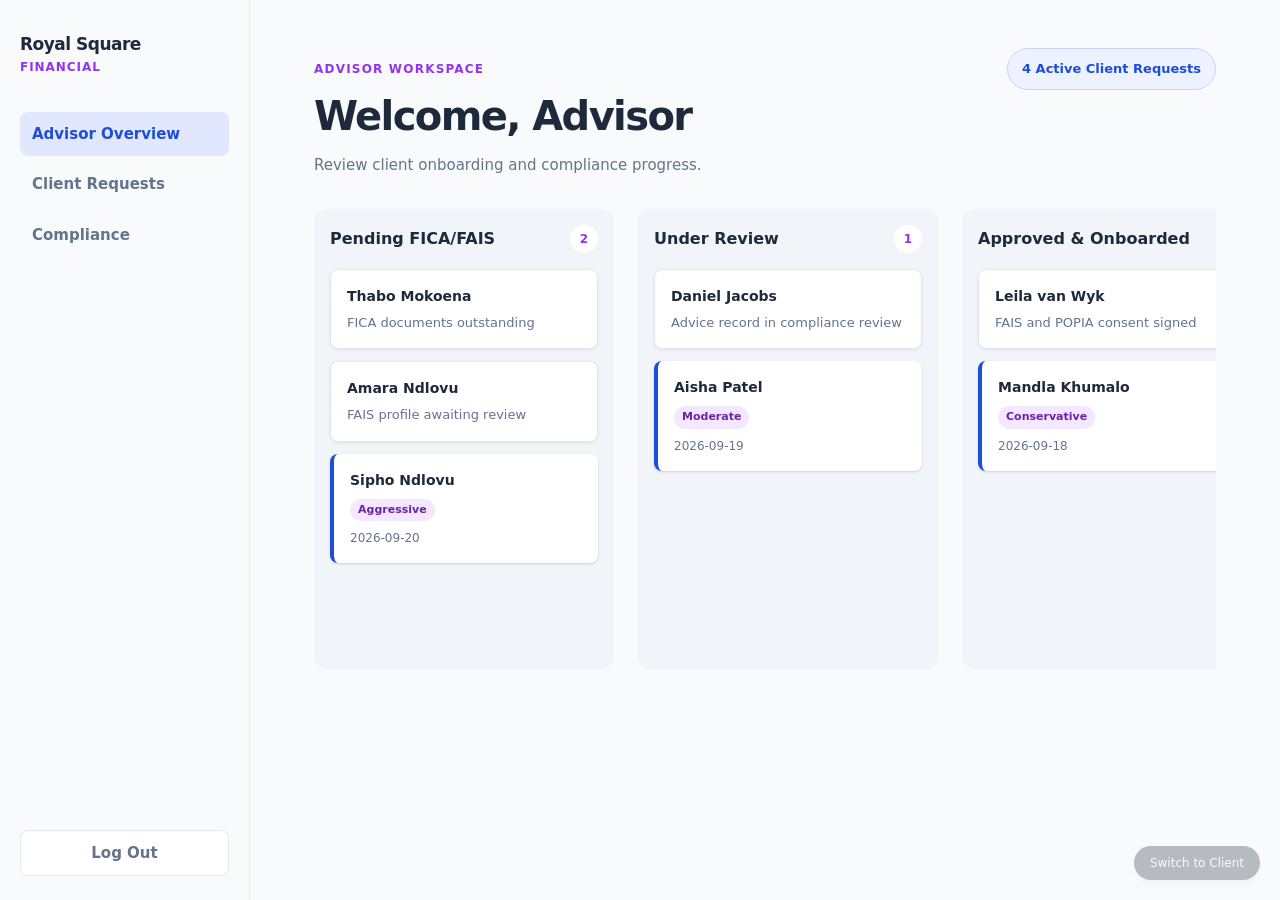
<file: Frontend/advisor-dashboard.html>
<!DOCTYPE html>
<html lang="en">
<head>
  <meta charset="UTF-8" />
  <meta name="viewport" content="width=device-width, initial-scale=1.0" />
  <title>Royal Square Financial | Advisor Dashboard</title>
  <link rel="stylesheet" href="css/styles.css" />
</head>
<body class="dashboard-body">
  <div class="dashboard-layout">
    <aside class="dashboard-sidebar" aria-label="Primary navigation">
      <a class="dashboard-logo" href="advisor-dashboard.html">Royal Square <span>Financial</span></a>
      <nav class="dashboard-nav">
        <a class="dashboard-nav-link active" href="advisor-dashboard.html">Advisor Overview</a>
        <a class="dashboard-nav-link" href="#kanbanBoard">Client Requests</a>
        <a class="dashboard-nav-link" href="#compliance">Compliance</a>
      </nav>
      <button class="logout-button" id="logoutBtn" type="button">Log Out</button>
    </aside>

    <main class="dashboard-main bg-slate-50">
      <header class="dashboard-header advisor-header">
        <div>
          <p class="eyebrow">Advisor workspace</p>
          <h1>Welcome, Advisor</h1>
          <p class="dashboard-subtitle">Review client onboarding and compliance progress.</p>
        </div>
        <span class="metric-pill">4 Active Client Requests</span>
      </header>

      <section id="kanbanBoard" class="kanban-board gap-6 overflow-x-auto" aria-label="Client onboarding requests">
        <div id="col-pending" class="kanban-col min-w-[300px] bg-slate-100 rounded-xl p-4">
          <div class="kanban-col-header">
            <h2>Pending FICA/FAIS</h2>
            <span>2</span>
          </div>
          <article class="kanban-card">
            <strong>Thabo Mokoena</strong>
            <span>FICA documents outstanding</span>
          </article>
          <article class="kanban-card">
            <strong>Amara Ndlovu</strong>
            <span>FAIS profile awaiting review</span>
          </article>
        </div>

        <div id="col-review" class="kanban-col min-w-[300px] bg-slate-100 rounded-xl p-4">
          <div class="kanban-col-header">
            <h2>Under Review</h2>
            <span>1</span>
          </div>
          <article class="kanban-card">
            <strong>Daniel Jacobs</strong>
            <span>Advice record in compliance review</span>
          </article>
        </div>

        <div id="col-approved" class="kanban-col min-w-[300px] bg-slate-100 rounded-xl p-4">
          <div class="kanban-col-header">
            <h2>Approved &amp; Onboarded</h2>
            <span>1</span>
          </div>
          <article class="kanban-card">
            <strong>Leila van Wyk</strong>
            <span>FAIS and POPIA consent signed</span>
          </article>
        </div>
      </section>
    </main>
  </div>
  <script src="js/demo-switcher.js"></script>
  <script src="js/advisor.js"></script>
</body>
</html>
</file>
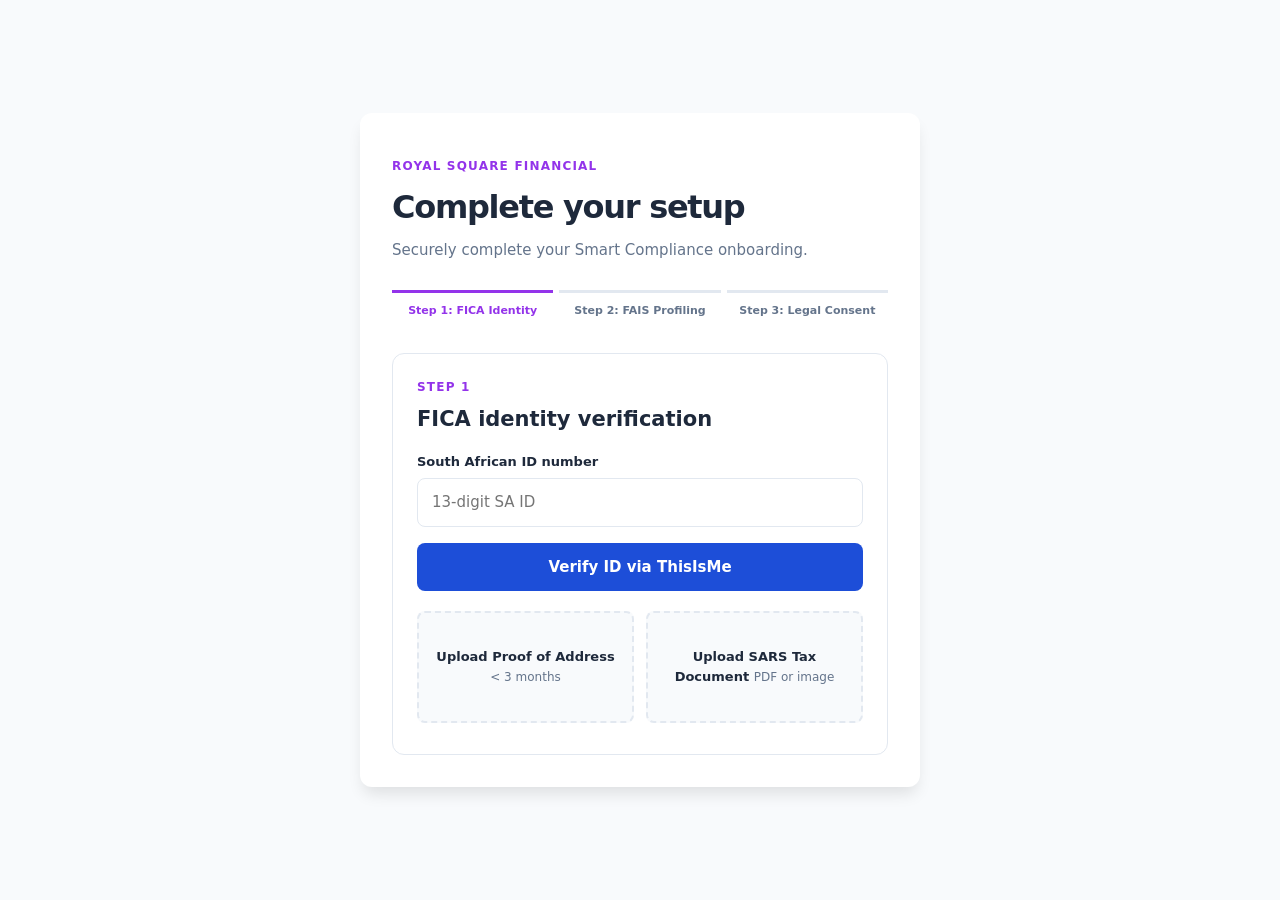
<file: Frontend/onboarding.html>
<!DOCTYPE html>
<html lang="en">
<head>
  <meta charset="UTF-8" />
  <meta name="viewport" content="width=device-width, initial-scale=1.0" />
  <title>Royal Square Financial | Onboarding</title>
  <link rel="stylesheet" href="css/styles.css" />
</head>
<body>
  <main class="onboarding-shell">
    <section class="onboarding-card bg-white rounded-xl shadow-lg p-8" aria-labelledby="onboardingTitle">
      <p class="eyebrow">Royal Square Financial</p>
      <h1 id="onboardingTitle">Complete your setup</h1>
      <p class="intro">Securely complete your Smart Compliance onboarding.</p>

      <nav class="progress-indicator" aria-label="Onboarding progress">
        <span class="progress-step active" id="progressStep1">Step 1: FICA Identity</span>
        <span class="progress-step" id="progressStep2">Step 2: FAIS Profiling</span>
        <span class="progress-step" id="progressStep3">Step 3: Legal Consent</span>
      </nav>

      <div id="step1Container" class="step-card">
        <span class="step-label">Step 1</span>
        <h2>FICA identity verification</h2>
        <label for="idNumber">South African ID number</label>
        <input type="text" id="idNumber" placeholder="13-digit SA ID" maxlength="13" inputmode="numeric" pattern="[0-9]{13}" />
        <button class="primary-button" id="verifyBtn" type="button">Verify ID via ThisIsMe</button>
        <div class="upload-grid">
          <label class="upload-zone" for="proofOfAddress">
            <span>Upload Proof of Address</span>
            <small>&lt; 3 months</small>
            <input type="file" id="proofOfAddress" accept=".pdf,image/*" />
          </label>
          <label class="upload-zone" for="sarsTaxDocument">
            <span>Upload SARS Tax Document</span>
            <small>PDF or image</small>
            <input type="file" id="sarsTaxDocument" accept=".pdf,image/*" />
          </label>
        </div>
        <div id="dhaLoading" style="display: none;" class="loading-state" role="status" aria-live="polite">
          <span class="spinner" aria-hidden="true"></span>
          <span>Verifying FICA details with Department of Home Affairs via ThisIsMe...</span>
        </div>
      </div>

      <div id="step2Container" style="display: none;" class="step-card">
        <span class="step-label">Step 2</span>
        <h2>FAIS advisory profile</h2>
        <p>Securely connect your financial information, then tell us what you want to achieve.</p>
        <button class="primary-button" id="consentBtn" type="button">Grant Secure Consent via Stitch</button>
        <div class="fais-requirements">
          <h3>FAIS Requirements</h3>
          <label for="financialGoals">Financial Goals</label>
          <select id="financialGoals" required>
            <option value="">Select a goal</option>
            <option>Wealth Creation</option>
            <option>Retirement</option>
            <option>Education</option>
          </select>
          <label for="riskProfile">Risk Profile</label>
          <select id="riskProfile" required>
            <option>Conservative</option>
            <option>Moderate</option>
            <option>Aggressive</option>
          </select>
        </div>
        <button class="primary-button" id="saveProfileBtn" type="button">Save Profile &amp; Generate Advice</button>
      </div>

      <div id="step3Container" style="display: none;" class="step-card">
        <span class="step-label">Step 3</span>
        <h2>Legal and consent</h2>
        <div class="legal-copy max-h-40 overflow-y-auto text-sm" tabindex="0">
          <h3>FAIS Disclosure Letter</h3>
          <p>Royal Square Financial is a licensed financial services provider. Fees, commissions, and any other remuneration applicable to your advice or products will be disclosed before implementation. We will confirm whether the relevant advice is provided on a tied or independent basis.</p>
          <p>To raise a complaint, contact our complaints desk through the channels provided by your advisor. We will acknowledge and investigate your complaint fairly and explain the escalation process if it is not resolved to your satisfaction.</p>
          <h3>POPIA Privacy Notice</h3>
          <p>We collect and process your identity, financial, and contact information to provide advice, meet legal and regulatory obligations, and protect our services. We share information only with authorised service providers, product suppliers, and regulators where necessary and lawful.</p>
          <p>You may request access to, correction of, or deletion of your personal information, object to certain processing, or withdraw consent where applicable. Requests can be made through your Royal Square Financial advisor.</p>
        </div>
        <label class="consent-check" for="legalConsent">
          <input type="checkbox" id="legalConsent" />
          <span>I confirm my information is accurate and I accept the FAIS Disclosure and POPIA Privacy policies.</span>
        </label>
        <label for="digitalSignature">Digital signature</label>
        <input type="text" id="digitalSignature" placeholder="Type full name to digitally sign" autocomplete="name" />
        <button class="primary-button" id="finalizeBtn" type="button" disabled>Finalize onboarding</button>
      </div>
    </section>
  </main>
  <script src="js/onboarding.js"></script>
</body>
</html>
</file>
<file: Frontend/css/styles.css>
:root {
  --bg-slate: #F8FAFC;
  --text-primary: #1E293B;
  --border-slate: #E2E8F0;
  --btn-blue: #1D4ED8;
  --btn-blue-hover: #1E40AF;
  --accent-purple: #9333EA;
  --white: #FFFFFF;
  --text-muted: #64748B;
  --motion: 180ms ease;
}

* { box-sizing: border-box; }
body { min-height: 100vh; margin: 0; background: var(--bg-slate); color: var(--text-primary); font: 15px/1.5 Inter, ui-sans-serif, system-ui, sans-serif; }
button, input { font: inherit; }
.onboarding-shell { min-height: 100vh; display: grid; place-items: center; padding: 32px 20px; }
.onboarding-card { width: min(100%, 560px); }
.bg-white { background: #FFFFFF; }
.rounded-xl { border-radius: 12px; }
.shadow-lg { box-shadow: 0 10px 15px -3px rgba(0, 0, 0, 0.1); }
.p-8 { padding: 2rem; }
.eyebrow, .step-label { display: block; color: var(--accent-purple); font-size: 12px; font-weight: 800; letter-spacing: .1em; text-transform: uppercase; }
.eyebrow { margin-bottom: 8px; }
h1 { margin: 0; font-size: 32px; letter-spacing: -.04em; }
h2 { margin: 8px 0 16px; font-size: 21px; }
.intro { margin: 8px 0 28px; color: var(--text-muted); }
.progress-indicator { display: grid; grid-template-columns: repeat(3, 1fr); gap: 6px; margin: 0 0 24px; }
.progress-step { padding: 10px 8px; border-top: 3px solid var(--border-slate); color: var(--text-muted); font-size: 11px; font-weight: 800; text-align: center; }
.progress-step.active { border-color: var(--accent-purple); color: var(--accent-purple); }
.step-card { padding: 24px; border: 1px solid var(--border-slate); border-radius: 12px; }
.step-card + .step-card { margin-top: 20px; }
.step-card label { display: block; margin-bottom: 7px; color: var(--text-primary); font-size: 13px; font-weight: 700; }
input { width: 100%; min-height: 48px; padding: 12px 14px; border: 1px solid var(--border-slate); border-radius: 8px; transition: border-color var(--motion), box-shadow var(--motion); }
input:focus { outline: none; border: 2px solid var(--accent-purple); box-shadow: 0 0 0 3px rgba(147, 51, 234, .12); }
.upload-grid { display: grid; grid-template-columns: repeat(2, 1fr); gap: 12px; margin-top: 20px; }
.upload-zone { display: grid; align-content: center; min-height: 112px; padding: 16px; border: 2px dashed var(--border-slate); border-radius: 8px; background: var(--bg-slate); color: var(--text-primary); text-align: center; cursor: pointer; }
.upload-zone small { margin-top: 4px; color: var(--text-muted); font-size: 12px; font-weight: 400; }
.upload-zone input { position: absolute; width: 1px; height: 1px; opacity: 0; }
.fais-requirements { margin-top: 24px; padding-top: 20px; border-top: 1px solid var(--border-slate); }
.fais-requirements h3, .legal-copy h3 { margin: 0 0 14px; font-size: 15px; }
select { width: 100%; min-height: 48px; margin-bottom: 16px; padding: 12px 14px; border: 1px solid var(--border-slate); border-radius: 8px; background: var(--white); color: var(--text-primary); font: inherit; }
.legal-copy { max-height: 10rem; overflow-y: auto; margin-bottom: 20px; padding: 16px; border: 1px solid var(--border-slate); border-radius: 8px; background: var(--bg-slate); color: var(--text-muted); font-size: 13px; }
.text-sm { font-size: 13px; }
.legal-copy p { margin: 0 0 14px; }
.legal-copy p:last-child { margin-bottom: 0; }
.consent-check { display: flex !important; align-items: flex-start; gap: 10px; margin-bottom: 18px !important; }
.consent-check input { width: 18px; min-height: 18px; margin-top: 2px; accent-color: var(--accent-purple); }
.primary-button:disabled { background: var(--border-slate); color: var(--text-muted); cursor: not-allowed; }
.primary-button { width: 100%; min-height: 48px; margin-top: 16px; border: 0; border-radius: 8px; background: var(--btn-blue); color: var(--white); font-weight: 800; cursor: pointer; transition: background var(--motion); }
.primary-button:hover { background: var(--btn-blue-hover); }
.primary-button:disabled:hover { background: var(--border-slate); }
.loading-state { display: flex; align-items: center; gap: 10px; margin-top: 18px; color: var(--btn-blue); font-size: 13px; font-weight: 700; }
.spinner { width: 18px; height: 18px; flex: 0 0 auto; border: 3px solid #BFDBFE; border-top-color: var(--accent-purple); border-radius: 50%; animation: spin .8s linear infinite; }
@keyframes spin { to { transform: rotate(360deg); } }

.shadow-sm { box-shadow: 0 1px 3px rgba(15, 23, 42, .1), 0 1px 2px rgba(15, 23, 42, .06); }
.p-6 { padding: 1.5rem; }
.dashboard-body { background: #F1F5F9; }
.dashboard-layout { min-height: 100vh; display: grid; grid-template-columns: 250px minmax(0, 1fr); }
.dashboard-sidebar { display: flex; flex-direction: column; gap: 36px; min-height: 100vh; padding: 32px 20px 24px; background: var(--bg-slate); border-right: 1px solid var(--border-slate); }
.dashboard-logo { color: var(--text-primary); font-size: 17px; font-weight: 800; letter-spacing: -.03em; text-decoration: none; }
.dashboard-logo span { display: block; color: var(--accent-purple); font-size: 12px; letter-spacing: .08em; text-transform: uppercase; }
.dashboard-nav { display: grid; gap: 6px; }
.dashboard-nav-link { padding: 11px 12px; border-radius: 8px; color: var(--text-muted); font-weight: 700; text-decoration: none; transition: all var(--motion); }
.dashboard-nav-link:hover, .dashboard-nav-link.active { background: #E0E7FF; color: var(--btn-blue); }
.logout-button { margin-top: auto; padding: 11px 12px; border: 1px solid var(--border-slate); border-radius: 8px; background: var(--white); color: var(--text-muted); font-weight: 700; cursor: pointer; transition: all var(--motion); }
.logout-button:hover { border-color: var(--accent-purple); color: var(--accent-purple); }
.dashboard-main { min-width: 0; padding: 48px clamp(24px, 5vw, 72px); }
.bg-slate-50 { background: var(--bg-slate); }
.gap-6 { gap: 24px; }
.overflow-x-auto { overflow-x: auto; }
.min-w-\[300px\] { min-width: 300px; }
.bg-slate-100 { background: #F1F5F9; }
.bg-slate-200 { background: #E2E8F0; }
.bg-blue-600 { background: var(--btn-blue); }
.rounded-xl { border-radius: 12px; }
.p-4 { padding: 16px; }
.grid-cols-1 { grid-template-columns: 1fr; }
.md\:grid-cols-2 { grid-template-columns: repeat(2, minmax(0, 1fr)); }
.mb-6 { margin-bottom: 24px; }
.bg-white { background: var(--white); }
.rounded-lg { border-radius: 8px; }
.border-l-4 { border-left-width: 4px; border-left-style: solid; }
.border-blue-600 { border-left-color: var(--btn-blue); }
.cursor-grab { cursor: grab; }
.mb-4 { margin-bottom: 16px; }
.bg-purple-100 { background: #F3E8FF; }
.text-purple-800 { color: #6B21A8; }
.border-t-4 { border-top-width: 4px; border-top-style: solid; }
.border-purple-600 { border-top-color: var(--accent-purple); }
.bg-red-100 { background: #FEE2E2; }
.text-red-800 { color: #991B1B; }
.text-slate-500 { color: var(--text-muted); }
.hover\:text-purple-600:hover { color: var(--accent-purple); }
.px-2 { padding-right: 8px; padding-left: 8px; }
.advisor-header { max-width: 1280px; }
.metric-pill { display: inline-flex; align-items: center; padding: 10px 14px; border: 1px solid #C7D2FE; border-radius: 999px; background: #EEF2FF; color: var(--btn-blue); font-size: 13px; font-weight: 800; white-space: nowrap; }
.kanban-board { display: flex; gap: 24px; max-width: 1280px; margin: 0 auto; overflow-x: auto; padding-bottom: 12px; }
.kanban-col { width: 320px; min-width: 300px; min-height: 460px; padding: 16px; border-radius: 12px; background: #F1F5F9; }
.kanban-col-header { display: flex; align-items: center; justify-content: space-between; gap: 12px; margin-bottom: 16px; }
.kanban-col-header h2 { margin: 0; font-size: 16px; }
.kanban-col-header span { display: grid; place-items: center; width: 28px; height: 28px; border-radius: 50%; background: var(--white); color: var(--accent-purple); font-size: 12px; font-weight: 800; }
.kanban-card { display: grid; gap: 6px; margin-bottom: 12px; padding: 16px; border: 1px solid var(--border-slate); border-radius: 8px; background: var(--white); box-shadow: 0 1px 3px rgba(15, 23, 42, .08); }
.kanban-card strong { color: var(--text-primary); font-size: 14px; }
.kanban-card span { color: var(--text-muted); font-size: 13px; }
.client-card { display: grid; gap: 8px; }
.client-card strong { color: var(--text-primary); font-size: 14px; }
.client-card small { color: var(--text-muted); font-size: 12px; }
.risk-badge { width: fit-content; padding: 3px 8px; border-radius: 999px; font-size: 11px; font-weight: 800; }
.is-dragging { opacity: .55; }
.advisor-toast { background: #166534; color: var(--white); }
.dashboard-header { display: flex; align-items: flex-start; justify-content: space-between; gap: 24px; max-width: 1200px; margin: 0 auto 32px; }
.dashboard-header h1 { margin: 0; font-size: clamp(28px, 4vw, 40px); }
.dashboard-subtitle { margin: 8px 0 0; color: var(--text-muted); }
.dashboard-grid { display: grid; gap: 24px; max-width: 1200px; margin: 24px auto; }
.goals-card h2, .reminders-card h2 { margin: 0; font-size: 21px; }
.goals-list, .reminders-list { display: grid; gap: 16px; margin: 20px 0; padding: 0; list-style: none; }
.goal-item { display: grid; gap: 8px; }
.goal-header, .goal-values, .reminders-heading, .reminder-item { display: flex; align-items: center; justify-content: space-between; gap: 12px; }
.goal-header strong { font-size: 14px; }
.goal-values, .goal-progress-label { color: var(--text-muted); font-size: 12px; }
.progress-track { height: 8px; overflow: hidden; border-radius: 999px; background: #E2E8F0; }
.progress-bar { height: 100%; border-radius: inherit; background: var(--btn-blue); }
.reminders-heading { align-items: flex-start; }
.notification-badge { display: inline-block; padding-right: 8px; padding-left: 8px; border-radius: 999px; background: #FEE2E2; color: #991B1B; font-size: 12px; font-weight: 800; }
.reminder-item { padding: 12px; border-radius: 8px; background: var(--bg-slate); color: var(--text-primary); font-size: 13px; }
.reminder-item.urgent { background: #FEF2F2; }
.reminder-item.standard { background: var(--bg-slate); }
.dismiss-button { padding: 0; border: 0; background: transparent; color: var(--text-muted); font-size: 12px; cursor: pointer; }
.dismiss-button:hover { color: var(--accent-purple); }
.advice-record { margin: 0 auto 24px; max-width: 1200px; border-left: 4px solid var(--btn-blue); }
.advice-record-header { display: flex; align-items: baseline; justify-content: space-between; gap: 16px; }
.advice-record h2 { margin: 0; font-size: 21px; }
.advice-record-header span { color: var(--text-muted); font-size: 13px; font-weight: 700; }
.advice-summary { margin-top: 16px; padding: 16px; border-radius: 6px; background: var(--bg-slate); }
.advice-summary h3 { margin: 0 0 8px; font-size: 15px; }
.advice-summary p { margin: 0; color: var(--text-muted); }
.consent-badge { display: inline-block; margin-top: 16px; padding: 4px 12px; border-radius: 999px; background: #DCFCE7; color: #166534; font-size: 13px; font-weight: 600; }
.fica-badge { display: inline-flex; align-items: center; gap: 7px; padding: 8px 12px; border-radius: 999px; background: #DCFCE7; color: #166534; font-size: 12px; font-weight: 800; white-space: nowrap; }
.summary-grid { display: grid; grid-template-columns: repeat(3, minmax(0, 1fr)); gap: 20px; max-width: 1200px; margin: 0 auto; }
.dashboard-card { min-height: 220px; }
.card-label { margin: 0 0 18px; color: var(--text-muted); font-size: 12px; font-weight: 800; letter-spacing: .08em; text-transform: uppercase; }
.net-worth-value { display: block; color: var(--text-primary); font-size: clamp(28px, 4vw, 38px); letter-spacing: -.04em; }
.card-note, .vault-copy { color: var(--text-muted); font-size: 13px; line-height: 1.6; }
.card-note { margin: 14px 0 0; }
.policy-list { display: grid; gap: 16px; margin: 0; padding: 0; list-style: none; }
.policy-list li { display: flex; justify-content: space-between; gap: 12px; padding-bottom: 14px; border-bottom: 1px solid var(--border-slate); color: var(--text-muted); font-size: 13px; }
.policy-list li:last-child { padding-bottom: 0; border-bottom: 0; }
.policy-list strong { color: var(--text-primary); }
.vault-copy { margin: 0 0 20px; }
.upload-control { display: inline-block; padding: 11px 14px; border-radius: 8px; background: var(--btn-blue); color: var(--white); font-size: 13px; font-weight: 800; cursor: pointer; transition: background var(--motion), color var(--motion); }
.upload-control:hover { background: var(--accent-purple); }
.upload-control input { position: absolute; width: 1px; height: 1px; overflow: hidden; clip: rect(0, 0, 0, 0); }
.upload-status { min-height: 20px; margin: 14px 0 0; color: var(--text-muted); font-size: 12px; }
.dashboard-toast { position: fixed; right: 24px; bottom: 24px; z-index: 10; max-width: min(360px, calc(100vw - 32px)); padding: 13px 16px; border-radius: 8px; background: var(--slate-900); color: var(--white); box-shadow: 0 10px 15px -3px rgba(15, 23, 42, .2); opacity: 0; transform: translateY(12px); transition: opacity var(--motion), transform var(--motion); font-size: 13px; font-weight: 700; }
.dashboard-toast.show { opacity: 1; transform: translateY(0); }

@media (max-width: 900px) {
  .dashboard-layout { grid-template-columns: 1fr; }
  .dashboard-sidebar { min-height: auto; padding: 20px; }
  .dashboard-nav { grid-template-columns: repeat(3, 1fr); }
  .logout-button { margin-top: 10px; }
  .summary-grid { grid-template-columns: 1fr; }
  .md\:grid-cols-2 { grid-template-columns: 1fr; }
}

@media (max-width: 560px) {
  .dashboard-main { padding: 32px 16px; }
  .dashboard-header { flex-direction: column; }
  .dashboard-nav { grid-template-columns: 1fr; }
}
@media (max-width: 520px) { .p-8 { padding: 1.5rem; } .onboarding-shell { padding: 20px 14px; } }
@media (max-width: 520px) { .upload-grid { grid-template-columns: 1fr; } .progress-step { font-size: 10px; } }
@media (max-width: 560px) { .advice-record-header { align-items: flex-start; flex-direction: column; gap: 4px; } }
</file>
